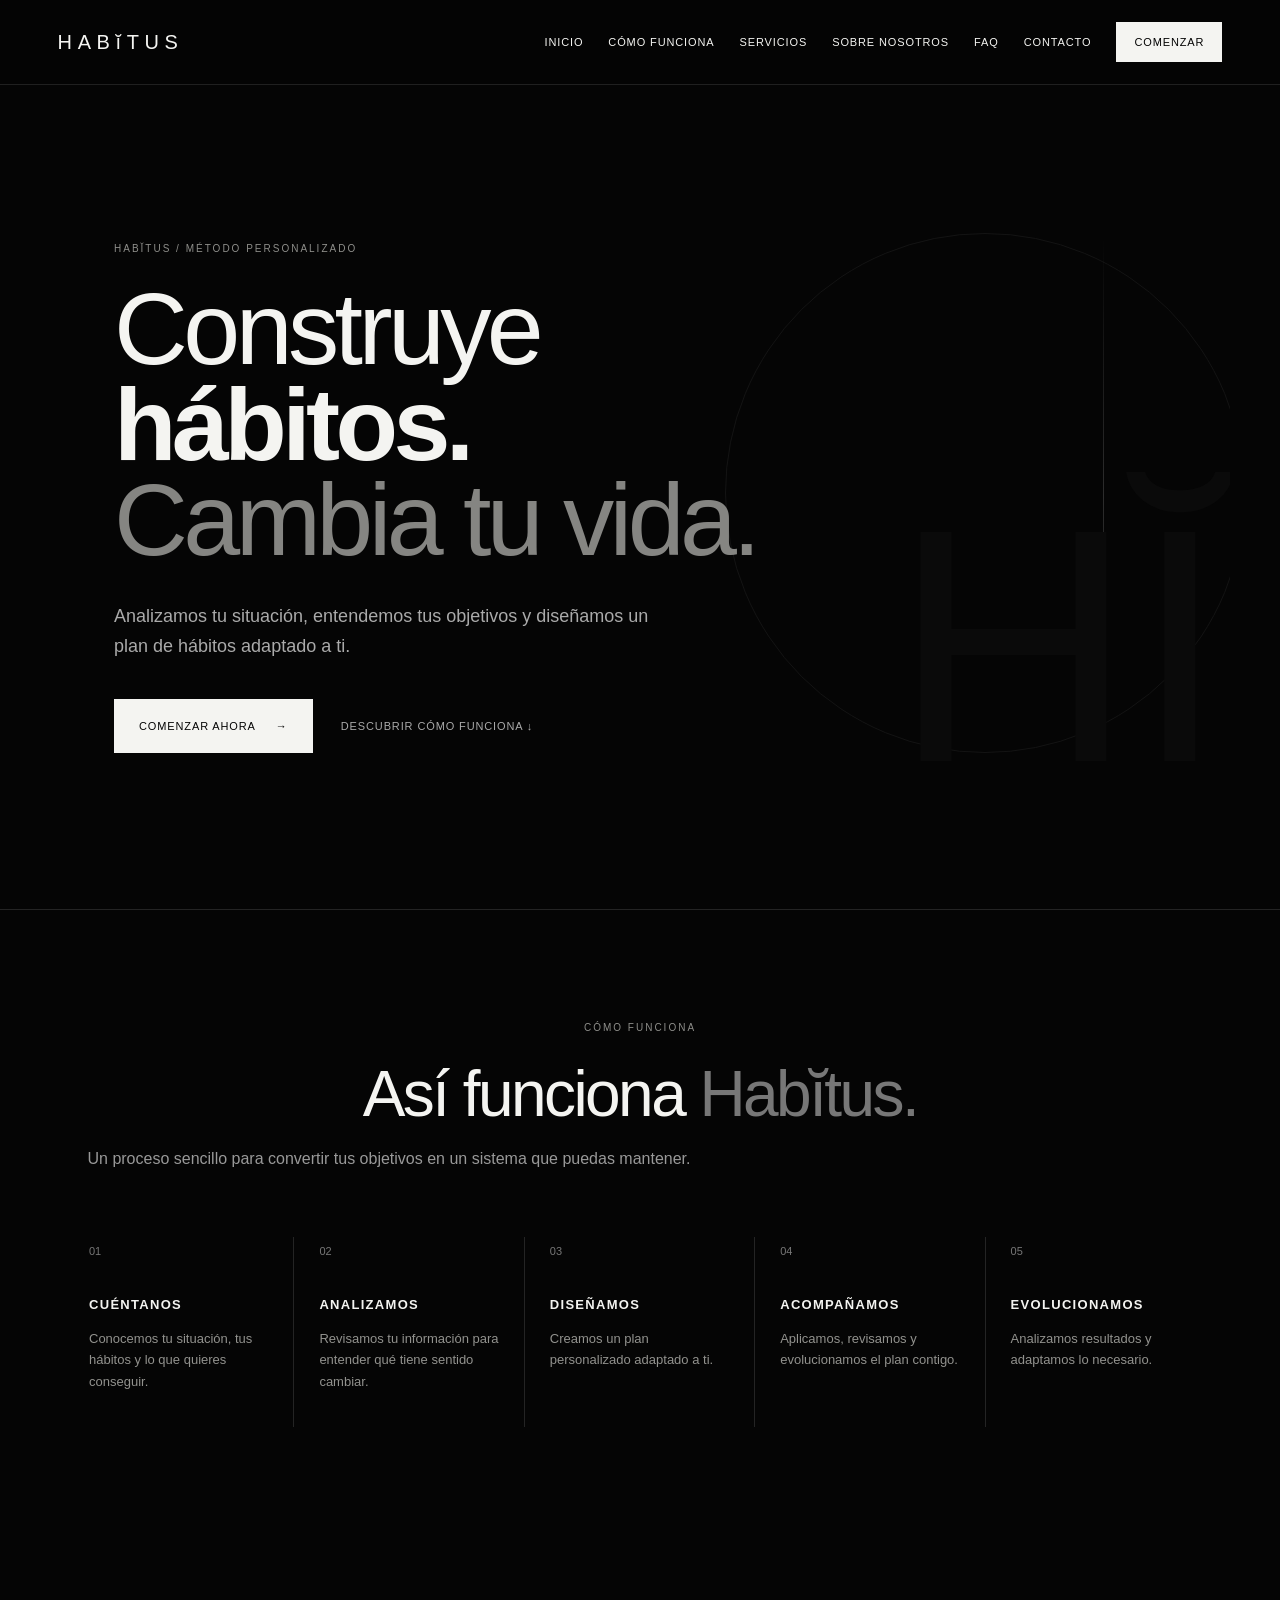
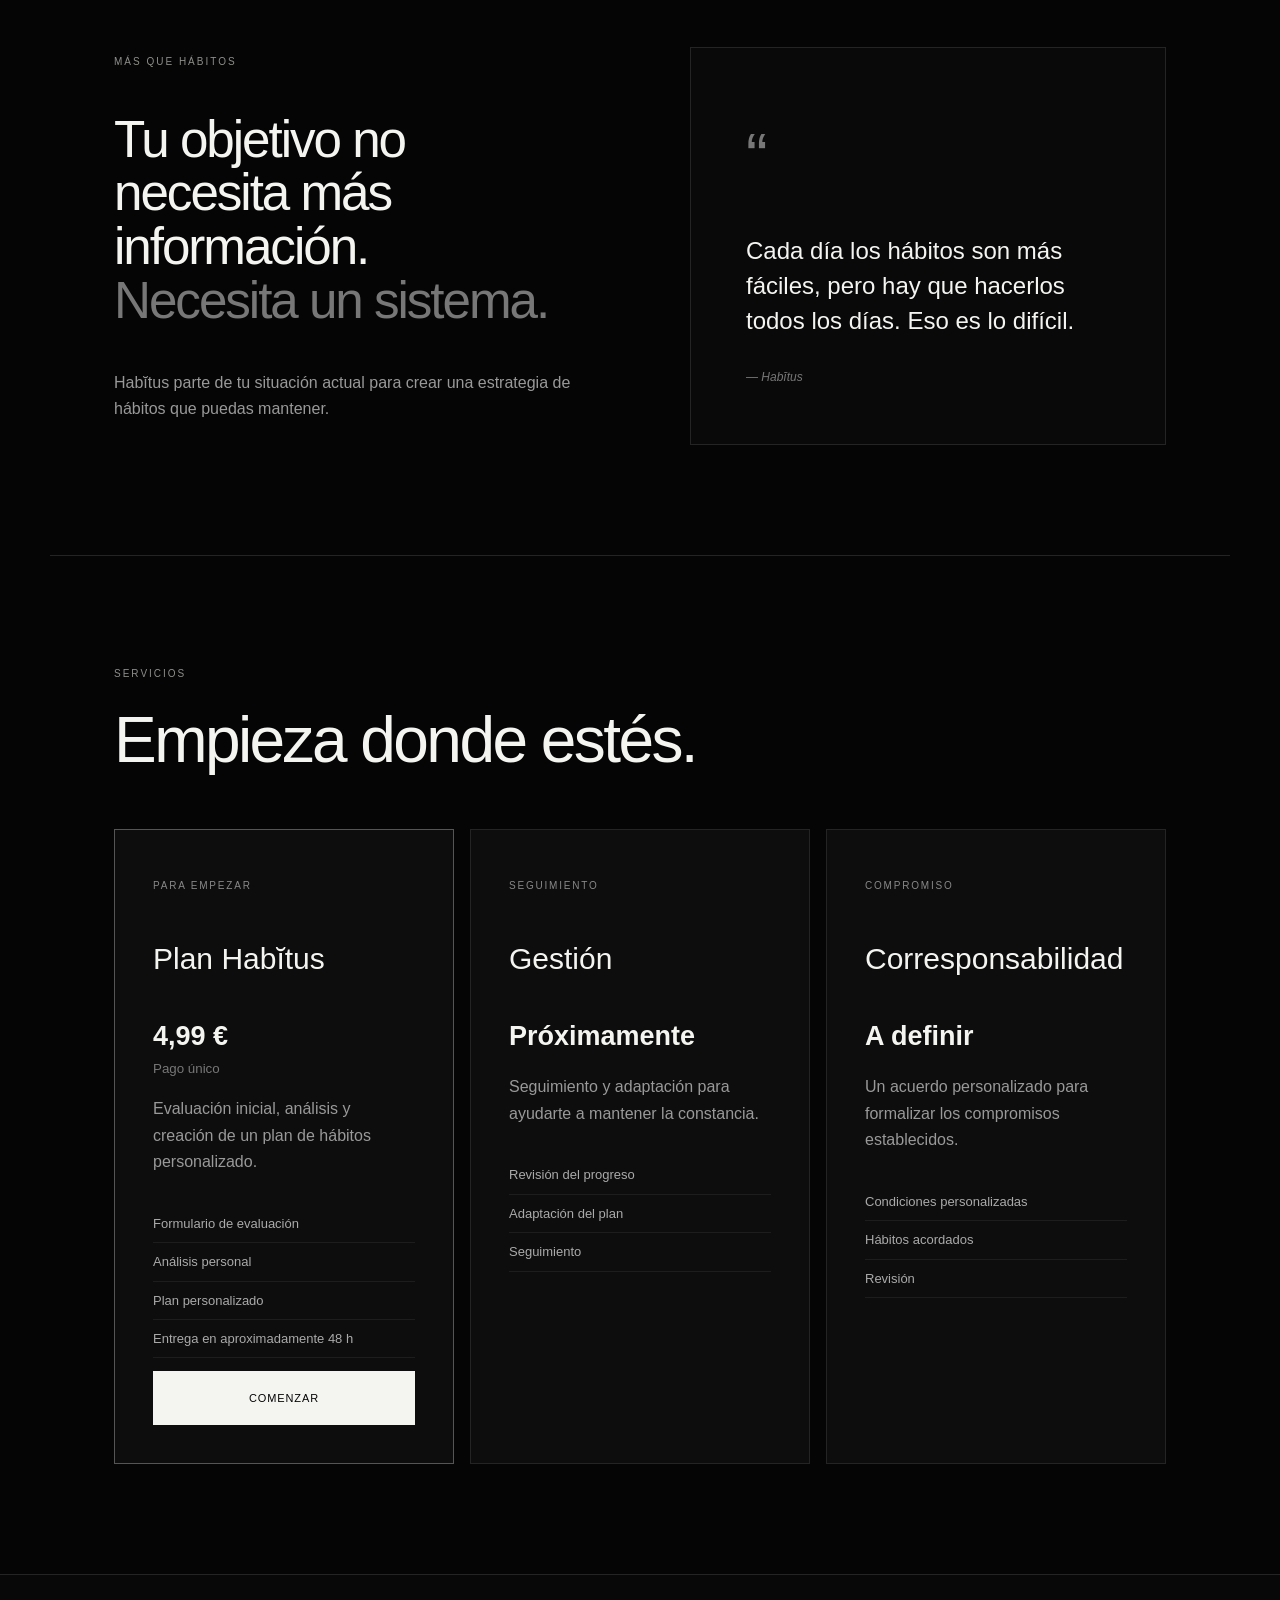
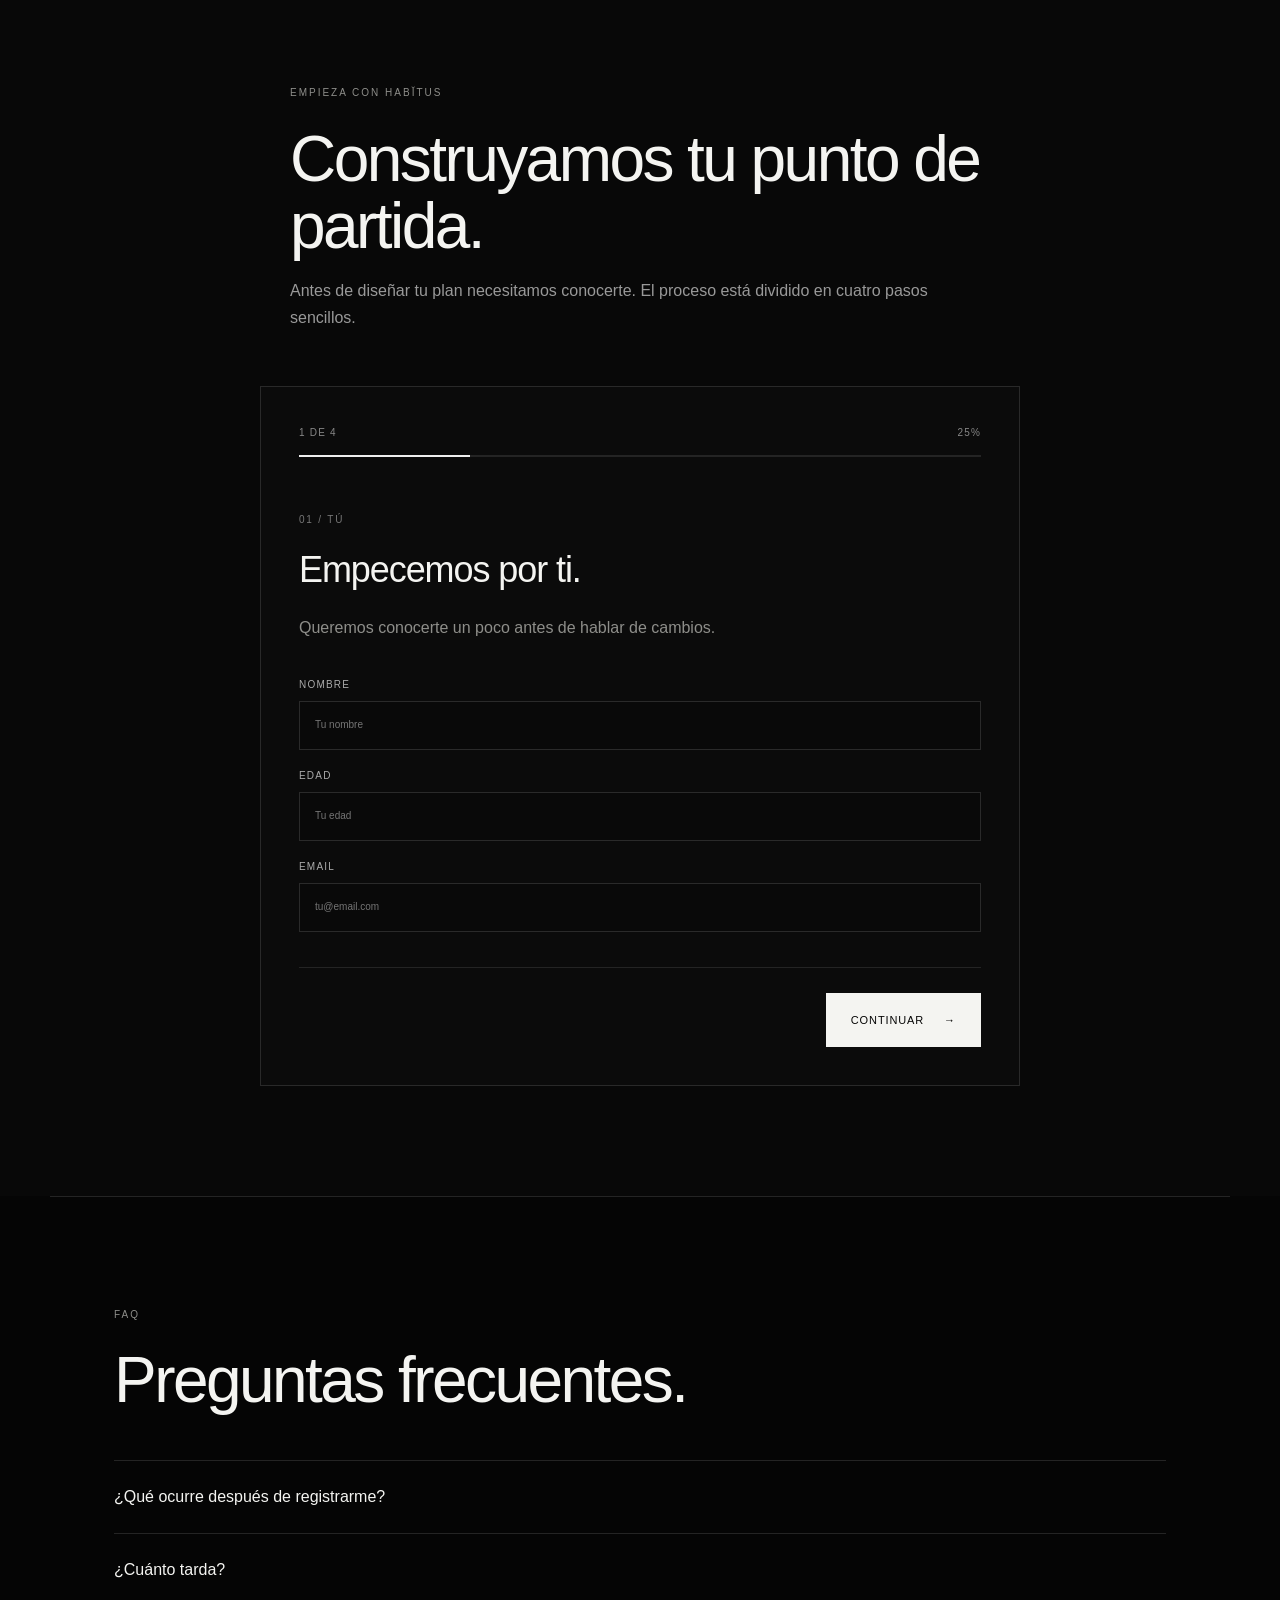
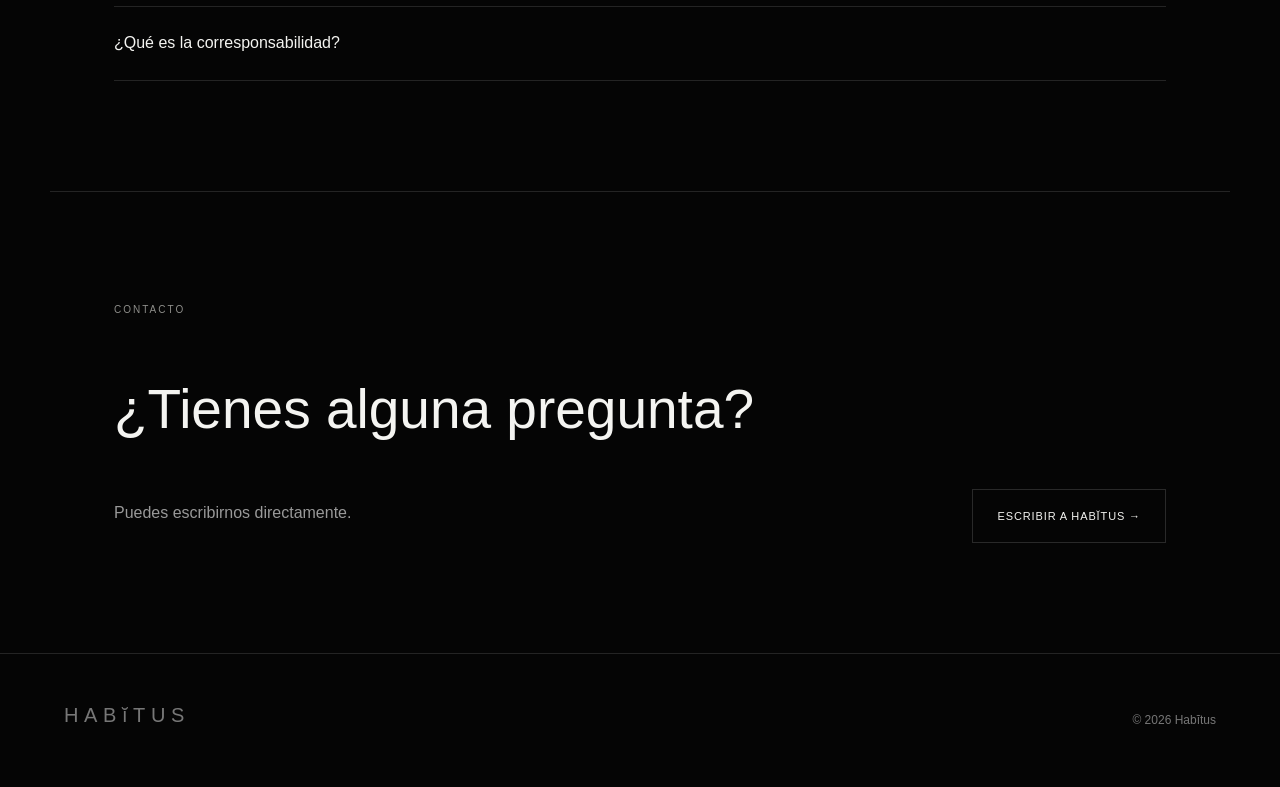
<file: index.html>
<!doctype html>
<html lang="es">
<head>
<meta charset="utf-8">
<meta name="viewport" content="width=device-width,initial-scale=1">
<title>Habĭtus — Gestión de hábitos</title>
<link rel="stylesheet" href="styles.css">

<!-- EmailJS -->
<script src="https://cdn.emailjs.com/dist/email.min.js"></script>
<script>
  emailjs.init("7lyjfsVOzPSDUMmnd"); /* PUBLIC_KEY */
</script>

</head>
<body>

<header class="site-header">
  <a class="brand" href="#inicio">HABĭTUS</a>
  <button class="menu-toggle">MENÚ</button>
  <nav id="main-nav">
    <a href="#inicio">Inicio</a>
    <a href="#como-funciona">Cómo funciona</a>
    <a href="#servicios">Servicios</a>
    <a href="#sobre-nosotros">Sobre nosotros</a>
    <a href="#faq">FAQ</a>
    <a href="#contacto">Contacto</a>
    <a class="nav-cta" href="#registro">Comenzar</a>
  </nav>
</header>

<main>

<section id="inicio" class="section hero">
  <div class="hero-copy">
    <p class="eyebrow">HABĭTUS / MÉTODO PERSONALIZADO</p>
    <h1>Construye<br><strong>hábitos.</strong><br><span>Cambia tu vida.</span></h1>
    <p class="hero-text">Analizamos tu situación, entendemos tus objetivos y diseñamos un plan de hábitos adaptado a ti.</p>
    <div class="hero-actions">
      <a class="button button-light" href="#registro">Comenzar ahora <span>→</span></a>
      <a class="text-link" href="#como-funciona">Descubrir cómo funciona ↓</a>
    </div>
  </div>
  <div class="hero-mark">
    <div class="hero-ring"></div>
    <div class="hero-line"></div>
    <div class="hero-word">HĬ</div>
  </div>
</section>

<section id="como-funciona" class="section process-section">
  <div class="section-heading centered">
    <p class="eyebrow">CÓMO FUNCIONA</p>
    <h2>Así funciona <em>Habĭtus.</em></h2>
    <p>Un proceso sencillo para convertir tus objetivos en un sistema que puedas mantener.</p>
  </div>

  <div class="process-grid">
    <article><span>01</span><h3>Cuéntanos</h3><p>Conocemos tu situación, tus hábitos y lo que quieres conseguir.</p></article>
    <article><span>02</span><h3>Analizamos</h3><p>Revisamos tu información para entender qué tiene sentido cambiar.</p></article>
    <article><span>03</span><h3>Diseñamos</h3><p>Creamos un plan personalizado adaptado a ti.</p></article>
    <article><span>04</span><h3>Acompañamos</h3><p>Aplicamos, revisamos y evolucionamos el plan contigo.</p></article>
    <article><span>05</span><h3>Evolucionamos</h3><p>Analizamos resultados y adaptamos lo necesario.</p></article>
  </div>
</section>

<section class="section statement">
  <div>
    <p class="eyebrow">MÁS QUE HÁBITOS</p>
    <h2>Tu objetivo no necesita más información.<br><em>Necesita un sistema.</em></h2>
    <p>Habĭtus parte de tu situación actual para crear una estrategia de hábitos que puedas mantener.</p>
  </div>
  <blockquote>
    <span>“</span>
    <p>Cada día los hábitos son más fáciles, pero hay que hacerlos todos los días. Eso es lo difícil.</p>
    <cite>— Habĭtus</cite>
  </blockquote>
</section>

<section id="servicios" class="section services-section">
  <div class="section-heading">
    <p class="eyebrow">SERVICIOS</p>
    <h2>Empieza donde estés.</h2>
  </div>

  <div class="service-grid">
    <article class="service-card featured">
      <p class="label">PARA EMPEZAR</p>
      <h3>Plan Habĭtus</h3>
      <strong class="price">4,99 €</strong>
      <small>Pago único</small>
      <p>Evaluación inicial, análisis y creación de un plan de hábitos personalizado.</p>
      <ul>
        <li>Formulario de evaluación</li>
        <li>Análisis personal</li>
        <li>Plan personalizado</li>
        <li>Entrega en aproximadamente 48 h</li>
      </ul>
      <a class="button button-light full" href="#registro">Comenzar</a>
    </article>

    <article class="service-card">
      <p class="label">SEGUIMIENTO</p>
      <h3>Gestión</h3>
      <strong class="price">Próximamente</strong>
      <p>Seguimiento y adaptación para ayudarte a mantener la constancia.</p>
      <ul>
        <li>Revisión del progreso</li>
        <li>Adaptación del plan</li>
        <li>Seguimiento</li>
      </ul>
    </article>

    <article class="service-card">
      <p class="label">COMPROMISO</p>
      <h3>Corresponsabilidad</h3>
      <strong class="price">A definir</strong>
      <p>Un acuerdo personalizado para formalizar los compromisos establecidos.</p>
      <ul>
        <li>Condiciones personalizadas</li>
        <li>Hábitos acordados</li>
        <li>Revisión</li>
      </ul>
    </article>
  </div>
</section>

<section id="registro" class="section onboarding-section">
  <div class="onboarding-intro">
    <p class="eyebrow">EMPIEZA CON HABĭTUS</p>
    <h2>Construyamos tu punto de partida.</h2>
    <p>Antes de diseñar tu plan necesitamos conocerte. El proceso está dividido en cuatro pasos sencillos.</p>
  </div>

  <div id="onboarding" class="onboarding-card">

    <div class="progress">
      <div class="progress-top">
        <span id="progress-label">1 de 4</span>
        <span id="progress-percent">25%</span>
      </div>
      <div class="progress-bar"><i id="progress-fill"></i></div>
    </div>

    <form id="onboarding-form">

      <div class="step active">
        <p class="step-kicker">01 / TÚ</p>
        <h3>Empecemos por ti.</h3>
        <p class="step-help">Queremos conocerte un poco antes de hablar de cambios.</p>

        <label>Nombre<input name="name" required placeholder="Tu nombre"></label>
        <label>Edad<input name="age" type="number" min="16" max="100" required placeholder="Tu edad"></label>
        <label>Email<input name="email" type="email" required placeholder="tu@email.com"></label>
      </div>

      <div class="step">
        <p class="step-kicker">02 / TU SITUACIÓN</p>
        <h3>¿Cómo es tu vida ahora mismo?</h3>
        <p class="step-help">Cuéntanos lo necesario para entender tu punto de partida.</p>

        <label>Hábitos actuales<textarea name="current" required placeholder="Sueño, entrenamiento, alimentación..."></textarea></label>
        <label>Dificultades<textarea name="difficulty" required placeholder="Qué te hace perder la constancia"></textarea></label>
      </div>

      <div class="step">
        <p class="step-kicker">03 / TU OBJETIVO</p>
        <h3>¿Qué quieres conseguir?</h3>
        <p class="step-help">Queremos entender hacia dónde quieres ir.</p>

        <label>Objetivo<textarea name="goal" required placeholder="¿Qué quieres mejorar?"></textarea></label>
        <label>Primer cambio<textarea name="first_change" required placeholder="Un hábito, una rutina..."></textarea></label>
      </div>

      <div class="step">
        <p class="step-kicker">04 / TU DIRECCIÓN</p>
        <h3>Una última cosa.</h3>
        <p class="step-help">Si hay algo importante que no te hayamos preguntado, este es el momento.</p>

        <label>Extra<textarea name="extra" placeholder="Opcional"></textarea></label>

        <div class="summary-box">
          ✓ <div><strong>Ya casi está.</strong><p>Revisaremos tu información antes de preparar tu plan personalizado.</p></div>
        </div>
      </div>

      <div class="form-actions">
        <button type="button" id="back" class="button button-outline hidden">← Atrás</button>
        <button type="button" id="next" class="button button-light">Continuar <span>→</span></button>
      </div>

    </form>
  </div>
</section>

<section id="payment" class="section hidden-section">
  <div class="payment-card">
    <p class="eyebrow">TODO LISTO</p>
    <h2>Tu plan personalizado.</h2>
    <p>Hemos recibido tu información.</p>

    <div class="payment-price">4,99 € <small>pago único</small></div>

    <ul>
      <li>✓ Evaluación inicial</li>
      <li>✓ Análisis de tu situación</li>
      <li>✓ Diseño de tu plan</li>
      <li>✓ Entrega en aproximadamente 48 h</li>
    </ul>

    <button id="demo-pay" class="button button-light">Continuar al pago →</button>
    <p class="demo-note">Demo del MVP · no procesa pagos reales.</p>
  </div>
</section>

<section id="preparing" class="section hidden-section">
  <div class="preparing-card">
    <p class="eyebrow">HABĭTUS / EN PROCESO</p>
    <h2>Estamos preparando tu plan.</h2>
    <p>No necesitas hacer nada más por ahora.</p>

    <div class="status-list">
      <div class="done">✓ <span>Información recibida</span></div>
      <div class="done">✓ <span>Pago confirmado</span></div>
      <div class="current">● <span>Analizando tu situación</span></div>
      <div>○ <span>Diseñando tu plan</span></div>
      <div>○ <span>Plan listo</span></div>
    </div>
  </div>
</section>

<section id="faq" class="section faq-section">
  <div class="section-heading">
    <p class="eyebrow">FAQ</p>
    <h2>Preguntas frecuentes.</h2>
  </div>

  <div class="faq-list">
    <details><summary>¿Qué ocurre después de registrarme?</summary><p>Prepararemos tu plan personalizado.</p></details>
    <details><summary>¿Cuánto tarda?</summary><p>Aproximadamente 48 horas.</p></details>
    <details><summary>¿Qué es la corresponsabilidad?</summary><p>Un acuerdo personalizado de compromiso.</p></details>
  </div>
</section>

<section id="contacto" class="section contact-section">
  <div>
    <p class="eyebrow">CONTACTO</p>
    <h2>¿Tienes alguna pregunta?</h2>
    <p>Puedes escribirnos directamente.</p>
  </div>

  <a class="button button-outline" href="contact.html">Escribir a Habĭtus →</a>
</section>

</main>

<footer class="site-footer">
  <a class="brand" href="#inicio">HABĭTUS</a>
  <p>© 2026 Habĭtus</p>
</footer>

<script src="script.js"></script>

</body>
</html>
</file>
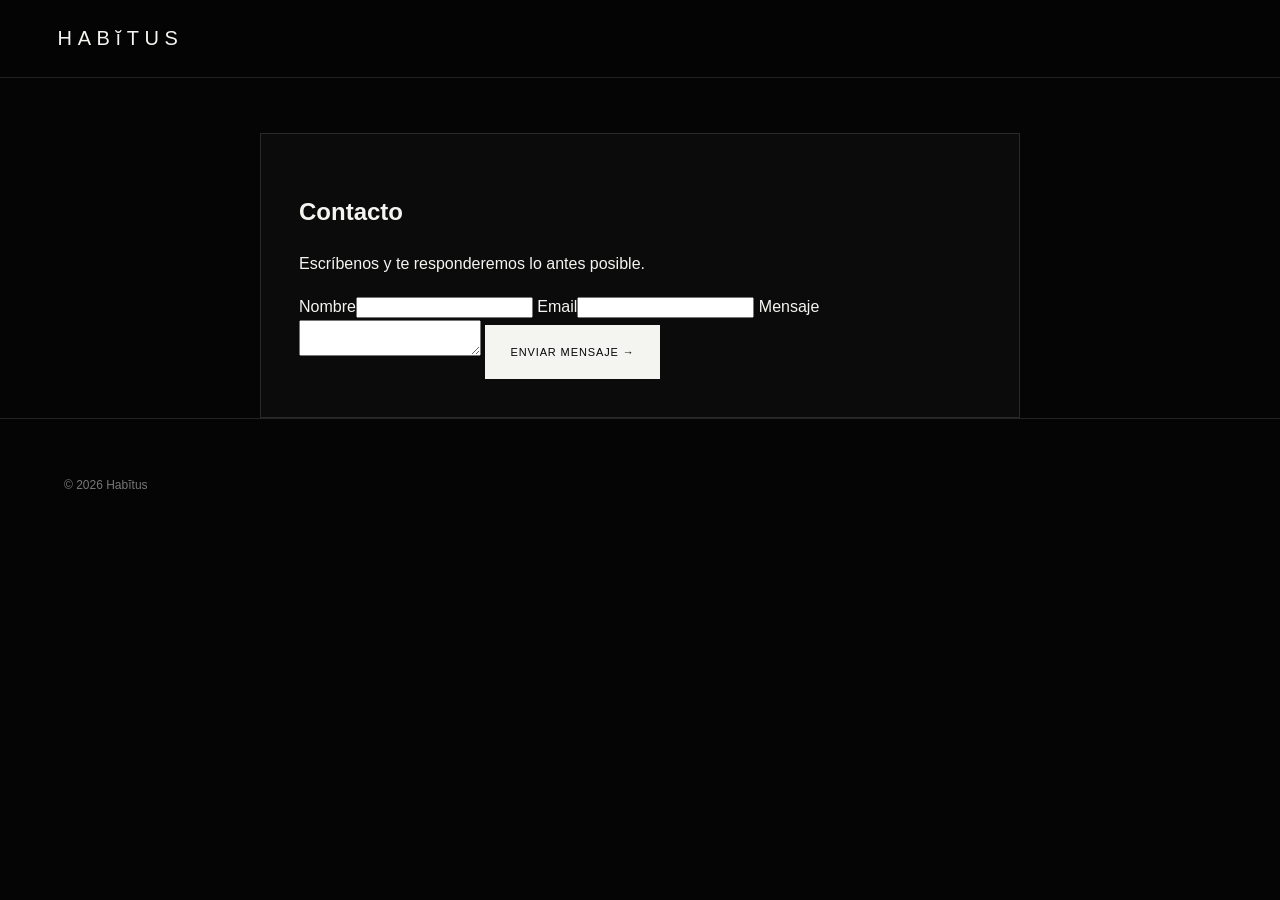
<file: contact.html>
<!doctype html>
<html lang="es">
<head>
<meta charset="utf-8">
<meta name="viewport" content="width=device-width,initial-scale=1">
<title>Contacto — Habĭtus</title>
<link rel="stylesheet" href="styles.css">

<script src="https://cdn.emailjs.com/dist/email.min.js"></script>
<script>
  emailjs.init("7lyjfsVOzPSDUMmnd");
</script>

</head>
<body>

<header class="site-header">
  <a class="brand" href="index.html">HABĭTUS</a>
</header>

<main>
  <section class="section onboarding-card">
    <h2>Contacto</h2>
    <p>Escríbenos y te responderemos lo antes posible.</p>

    <form id="contact-form">
      <label>Nombre<input name="name" required></label>
      <label>Email<input name="email" type="email" required></label>
      <label>Mensaje<textarea name="message" required></textarea></label>
      <button class="button button-light" type="submit">Enviar mensaje →</button>
    </form>
  </section>
</main>

<footer class="site-footer">
  <p>© 2026 Habĭtus</p>
</footer>

<script>
document.querySelector('#contact-form').addEventListener('submit', function(e){
  e.preventDefault();
  const form = this;

  const payload = {
    name: form.name.value,
    email: form.email.value,
    message: form.message.value
  };

  emailjs.send("service_qlnnbte", "template_a83sajl", payload)
    .then(() => {
      alert("Mensaje enviado correctamente.");
      form.reset();
    })
    .catch(() => alert("Error al enviar."));
});
</script>

</body>
</html>
</file>
<file: styles.css>
*{box-sizing:border-box}html{scroll-behavior:smooth}body{margin:0;background:#050505;color:#f4f4f1;font-family:Arial,Helvetica,sans-serif;line-height:1.65}a{color:inherit;text-decoration:none}.site-header{position:sticky;top:0;z-index:20;display:flex;align-items:center;justify-content:space-between;padding:22px 4.5%;background:rgba(5,5,5,.93);backdrop-filter:blur(16px);border-bottom:1px solid #202020}.brand{font-size:20px;letter-spacing:.28em;font-weight:300}.site-header nav{display:flex;gap:25px;align-items:center;font-size:11px;text-transform:uppercase;letter-spacing:.08em}.nav-cta{background:#f4f4f1;color:#050505;padding:11px 18px}.menu-toggle{display:none;background:none;border:1px solid #333;color:#fff;padding:8px 12px}.section{padding:110px 5%;max-width:1180px;margin:auto}.hero{min-height:calc(100vh - 76px);display:flex;align-items:center;position:relative;overflow:hidden}.hero-copy{max-width:720px;z-index:2}.eyebrow{font-size:10px;letter-spacing:.2em;text-transform:uppercase;color:#8e8e8a;margin:0 0 24px}h1{font-size:clamp(58px,8vw,112px);line-height:.93;font-weight:300;letter-spacing:-.045em;margin:0 0 35px}h1 strong{font-weight:600}h1 span{color:#858582}.hero-text{max-width:570px;color:#aaa;font-size:18px}.hero-actions{display:flex;gap:28px;align-items:center;margin-top:38px}.button{display:inline-flex;align-items:center;justify-content:center;gap:20px;min-height:54px;padding:0 24px;border:1px solid #292929;text-transform:uppercase;letter-spacing:.08em;font-size:11px;cursor:pointer}.button-light{background:#f4f4f1;color:#050505;border-color:#f4f4f1}.button-outline:hover{background:#f4f4f1;color:#050505}.text-link{font-size:11px;text-transform:uppercase;letter-spacing:.08em;color:#aaa}.hero-mark{position:absolute;right:-4%;top:10%;width:50vw;height:80%;opacity:.5}.hero-ring{position:absolute;width:520px;height:520px;border:1px solid #222;border-radius:50%;right:5%;top:10%}.hero-line{position:absolute;width:1px;height:80%;background:linear-gradient(transparent,#555,transparent);right:27%;top:10%}.hero-word{position:absolute;right:8%;top:31%;font-size:26vw;color:#0f0f0f}.process-section,.services-section,.about-section,.faq-section,.contact-section,.onboarding-section,.hidden-section{border-top:1px solid #242424}.process-section{max-width:none}.process-section>*{max-width:1180px;margin-left:auto;margin-right:auto}.centered{text-align:center}.section-heading h2,.onboarding-intro h2{font-size:clamp(38px,5vw,64px);font-weight:300;letter-spacing:-.04em;line-height:1.05;margin:0 0 18px}.section-heading h2 em{font-style:normal;color:#777}.section-heading>p:last-child{color:#999;max-width:650px}.process-grid{display:grid;grid-template-columns:repeat(5,1fr);margin-top:65px}.process-grid article{padding:0 25px;min-height:190px;border-right:1px solid #242424}.process-grid article:last-child{border:0}.process-grid span{font-size:11px;color:#777}.process-grid h3{font-size:13px;text-transform:uppercase;letter-spacing:.1em;margin-top:30px}.process-grid p{font-size:13px;color:#92928e}.statement{display:grid;grid-template-columns:1fr 1fr;gap:100px;align-items:center}.statement h2{font-size:clamp(36px,4vw,57px);line-height:1.05;font-weight:300;letter-spacing:-.04em}.statement h2 em{font-style:normal;color:#777}.statement>div>p:not(.eyebrow){color:#999}.statement blockquote{margin:0;border:1px solid #242424;padding:55px;min-height:300px;background:#090909}.statement blockquote span{font-size:65px;color:#777}.statement blockquote p{font-size:24px;line-height:1.45}.statement cite{font-size:12px;color:#777}.service-grid{display:grid;grid-template-columns:repeat(3,1fr);gap:16px;margin-top:55px}.service-card{border:1px solid #242424;padding:38px;background:#0d0d0d;display:flex;flex-direction:column}.service-card.featured{border-color:#555}.label{font-size:10px;letter-spacing:.18em;color:#888}.service-card h3{font-size:30px;font-weight:300}.price{font-size:27px;display:block}.service-card small{color:#777}.service-card p:not(.label){color:#999}.service-card ul{list-style:none;padding:0;color:#aaa;font-size:13px}.service-card li{padding:8px 0;border-bottom:1px solid #1d1d1d}.about-layout{display:grid;grid-template-columns:1.1fr 1fr;gap:100px;color:#999}.about-layout p:first-child{font-size:37px;line-height:1.15;color:#eee;font-weight:300}.onboarding-section{max-width:none;background:#080808}.onboarding-section>*{max-width:1180px;margin-left:auto;margin-right:auto}.onboarding-intro{max-width:700px!important}.onboarding-intro>p:last-child{color:#999}.onboarding-card{max-width:760px!important;margin-top:55px!important;border:1px solid #292929;background:#0b0b0b;padding:38px}.progress-top{display:flex;justify-content:space-between;color:#888;font-size:10px;text-transform:uppercase;letter-spacing:.12em}.progress-bar{height:2px;background:#242424;margin-top:13px}.progress-bar i{display:block;height:100%;background:#eee;width:25%;transition:.25s}.step{display:none;padding-top:45px}.step.active{display:block}.step-kicker{font-size:10px;letter-spacing:.18em;color:#777}.step h3{font-size:36px;font-weight:300;letter-spacing:-.03em;margin:12px 0}.step-help{color:#8e8e8a;margin-bottom:35px}.step label{display:grid;gap:8px;margin:18px 0;color:#aaa;font-size:10px;letter-spacing:.12em;text-transform:uppercase}.step input,.step textarea{background:#090909;border:1px solid #2a2a2a;color:#fff;padding:15px;outline:0;font:inherit}.step textarea{min-height:120px;resize:vertical}.form-actions{display:flex;justify-content:space-between;margin-top:35px;padding-top:25px;border-top:1px solid #242424}.hidden{visibility:hidden}.summary-box{display:flex;gap:15px;border:1px solid #292929;padding:20px;margin-top:30px;color:#aaa}.summary-box strong{color:#eee}.summary-box p{margin:3px 0}.hidden-section{display:none}.payment-card,.preparing-card{max-width:700px;margin:auto;border:1px solid #292929;background:#0b0b0b;padding:55px}.payment-card h2,.preparing-card h2{font-size:50px;font-weight:300;line-height:1.05;letter-spacing:-.04em}.payment-card>p,.preparing-card>p{color:#999}.payment-price{font-size:38px;margin:35px 0}.payment-price small{font-size:11px;color:#777}.payment-card ul{list-style:none;padding:0;color:#aaa;margin-bottom:35px}.payment-card li{padding:8px 0;border-bottom:1px solid #202020}.demo-note{font-size:11px;color:#666}.status-list{margin-top:45px;border-top:1px solid #242424}.status-list div{padding:17px 0;border-bottom:1px solid #242424;color:#555}.status-list span{margin-left:10px}.status-list .done{color:#aaa}.status-list .current{color:#eee}.faq-list{margin-top:45px;border-top:1px solid #242424}details{border-bottom:1px solid #242424;padding:23px 0}summary{cursor:pointer;list-style:none}summary::-webkit-details-marker{display:none}details p{color:#999;max-width:750px}.contact-section{display:flex;align-items:end;justify-content:space-between;gap:30px}.contact-section h2{font-size:55px;font-weight:300}.contact-section p:last-child{color:#999}.site-footer{border-top:1px solid #242424;padding:45px 5%;display:flex;justify-content:space-between;color:#777;font-size:12px}@media(max-width:900px){.site-header nav{display:none;position:absolute;left:0;right:0;top:70px;background:#070707;padding:25px 5%;flex-direction:column;align-items:stretch}.site-header nav.open{display:flex}.menu-toggle{display:block}.process-grid,.service-grid{grid-template-columns:1fr 1fr}.statement,.about-layout{grid-template-columns:1fr;gap:50px}}@media(max-width:600px){.section{padding:80px 6%}.hero{min-height:auto;padding-top:80px}.hero-mark{display:none}.hero-actions{align-items:flex-start;flex-direction:column}.process-grid,.service-grid{grid-template-columns:1fr}.process-grid article{border-right:0;border-bottom:1px solid #242424;padding:25px 0}.onboarding-card,.payment-card,.preparing-card{padding:25px}.step h3{font-size:30px}.contact-section,.site-footer{flex-direction:column}}
</file>
